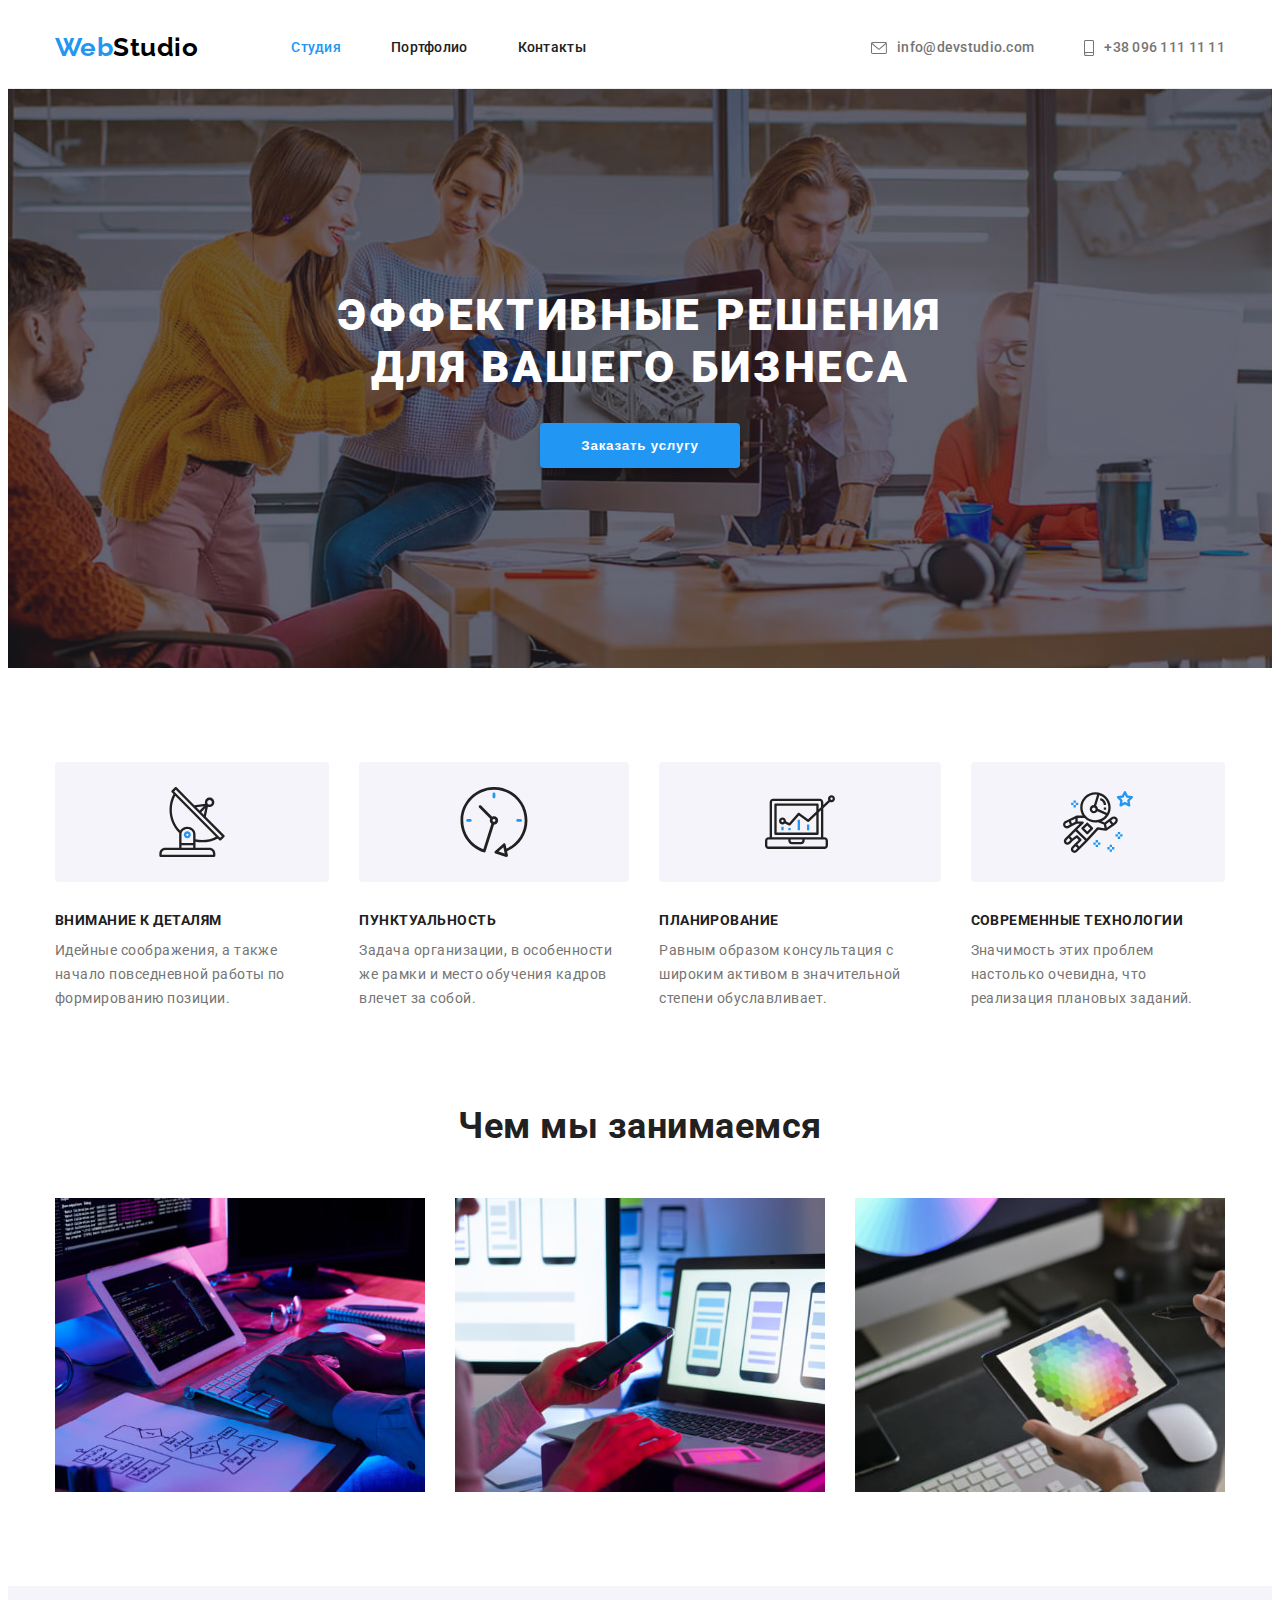
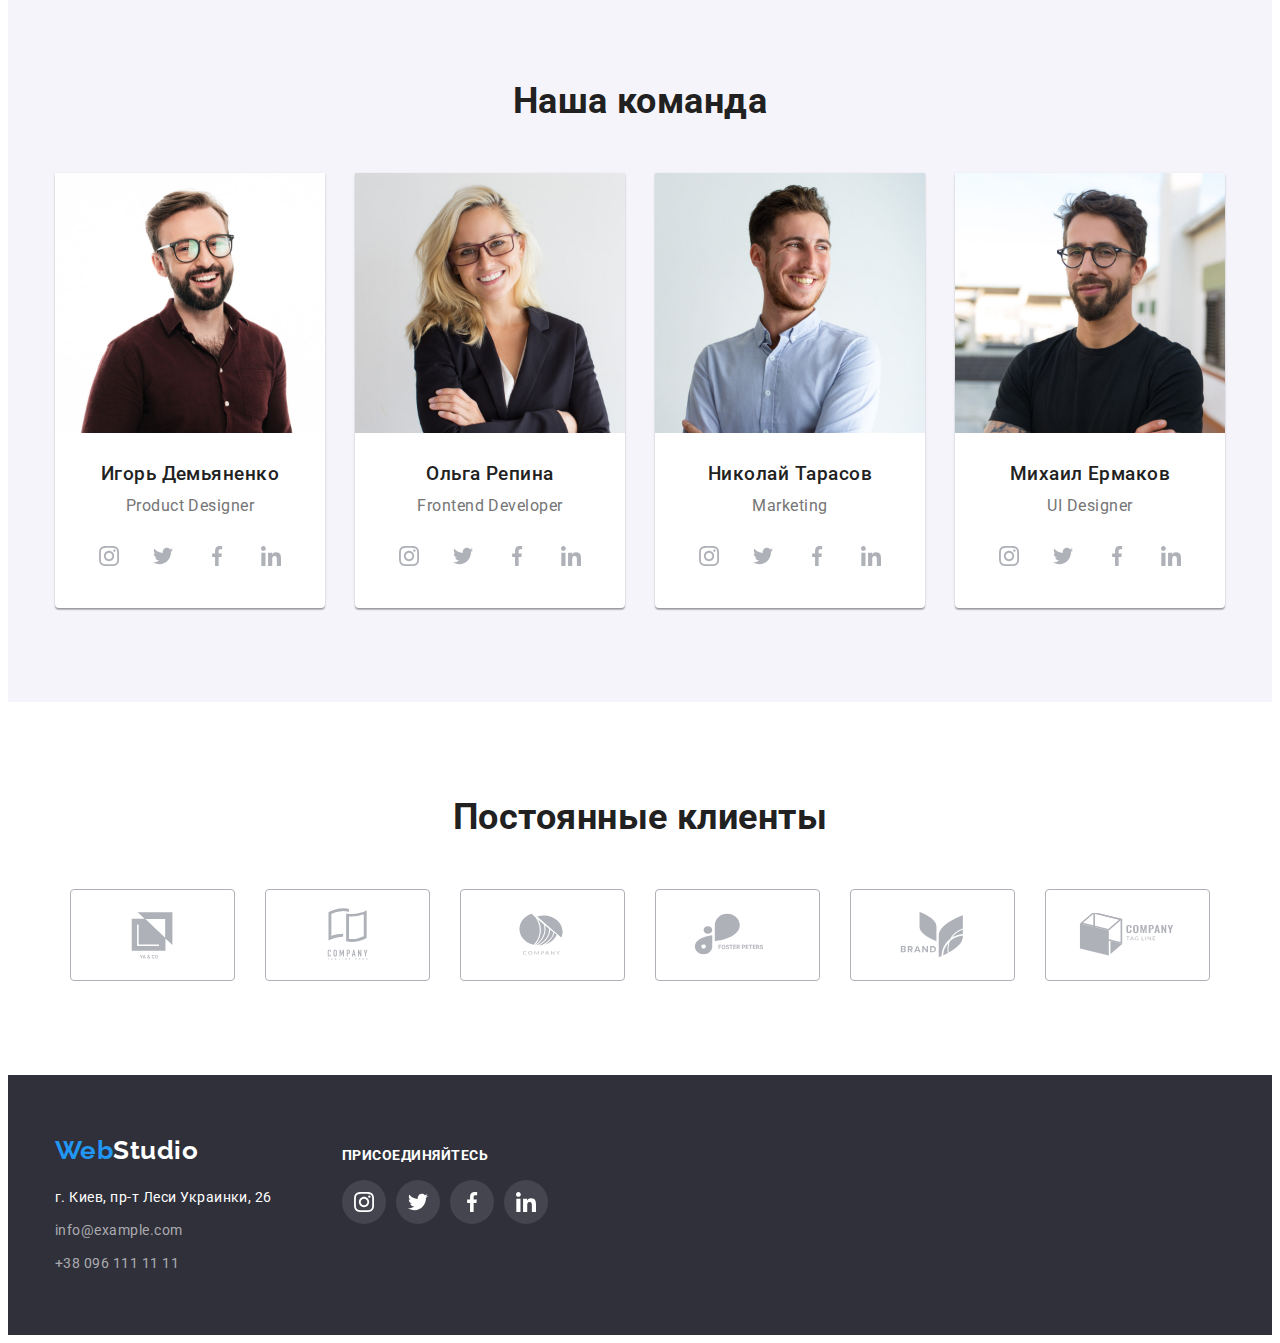
<file: index.html>
<!DOCTYPE html>
<html lang="ru">
  <head>
    <meta charset="UTF-8" />
    <meta http-equiv="X-UA-Compatible" content="IE=edge" />
    <meta name="viewport" content="width=device-width, initial-scale=1.0" />
    <title>WebStudio</title>
    <link
      rel="stylesheet"
      href="https://cdnjs.cloudflare.com/ajax/libs/modern-normalize/1.1.0/modern-normalize.min.css"
      integrity="sha512-wpPYUAdjBVSE4KJnH1VR1HeZfpl1ub8YT/NKx4PuQ5NmX2tKuGu6U/JRp5y+Y8XG2tV+wKQpNHVUX03MfMFn9Q=="
      crossorigin="anonymous"
      referrerpolicy="no-referrer"
    />
    <link rel="stylesheet" href="./css/styles.css" />
    <link rel="preconnect" href="https://fonts.googleapis.com" />
    <link rel="preconnect" href="https://fonts.gstatic.com" crossorigin />
    <link
      href="https://fonts.googleapis.com/css2?family=Raleway:wght@700&family=Roboto:wght@400;500;700;900&display=swap"
      rel="stylesheet"
    />
  </head>

  <body>
    <!-- Шапка сайту -->
    <header class="header">
      <div class="container main">
        <a lang="en" class="logo" href="./index.html"><span class="accent">Web</span>Studio</a>
        <nav>
          <ul class="site-nav">
            <li class="item"><a class="link corrent" href="./index.html">Студия</a></li>
            <li class="item"><a class="link" href="./portfolio.html">Портфолио</a></li>
            <li class="item"><a class="link" href="/">Контакты</a></li>
          </ul>
        </nav>
        <ul class="adr-nav">
          <li class="item">
            <a class="e-mail" href="mailto:info@devstudio.com">
              <svg class="symbol" height="12px" width="16px">
                <use href="./images/icon.svg/symbol-defs.svg#envelope"></use>
              </svg>
              info@devstudio.com
            </a>
          </li>
          <li class="item">
            <a class="tel" href="tel:+380961111111">
              <svg class="symbol" height="16px" width="10px">
                <use href="./images/icon.svg/symbol-defs.svg#smartphone"></use>
              </svg>
              +38 096 111 11 11
            </a>
          </li>
        </ul>
      </div>
    </header>

    <!-- Герой -->
    <main>
      <section class="section hero">
        <div class="container flex">
          <h1 class="hero-title">Эффективные решения для вашего бизнеса</h1>
          <button type="button" class="hero-btn">Заказать услугу</button>
        </div>
      </section>

      <!-- Особливості -->
      <section class="section">
        <div class="container">
          <h2 class="features-title">Особенности</h2>
          <ul class="features">
            <li class="item">
              <div class="trumb">
                <svg width="70px" height="70px">
                  <use href="./images/icon.svg/symbol-defs.svg#antenna"></use>
                </svg>
              </div>
              <h3 class="subtitle">Внимание к деталям</h3>
              <p class="text">
                Идейные соображения, а также начало повседневной работы по формированию позиции.
              </p>
            </li>

            <li class="item">
              <div class="trumb">
                <svg width="70px" height="70px">
                  <use href="./images/icon.svg/symbol-defs.svg#clock"></use>
                </svg>
              </div>
              <h3 class="subtitle">Пунктуальность</h3>
              <p class="text">
                Задача организации, в особенности же рамки и место обучения кадров влечет за собой.
              </p>
            </li>
            <li class="item">
              <div class="trumb">
                <svg width="70px" height="70px">
                  <use href="./images/icon.svg/symbol-defs.svg#diagram"></use>
                </svg>
              </div>
              <h3 class="subtitle">Планирование</h3>
              <p class="text">
                Равным образом консультация с широким активом в значительной степени обуславливает.
              </p>
            </li>
            <li class="item">
              <div class="trumb">
                <svg width="70px" height="70px">
                  <use href="./images/icon.svg/symbol-defs.svg#astronaut"></use>
                </svg>
              </div>
              <h3 class="subtitle">Современные технологии</h3>
              <p class="text">
                Значимость этих проблем настолько очевидна, что реализация плановых заданий.
              </p>
            </li>
          </ul>
        </div>
      </section>
      <!-- Приклади -->
      <section class="section gallery">
        <div class="container">
          <h2 class="title">Чем мы занимаемся</h2>
          <ul class="gallery-list">
            <li>
              <img class="gallery-img" src="./images/box1.jpg" alt="Програмирование" width="370" />
            </li>
            <li>
              <img
                class="gallery-img"
                src="./images/box2.jpg"
                alt="Создание мобильного приложения"
                width="370"
              />
            </li>
            <li>
              <img class="gallery-img" src="./images/box3.jpg" alt="Веб-дизайн" width="370" />
            </li>
          </ul>
        </div>
      </section>
      <!-- Команда -->
      <section class="section team">
        <div class="container">
          <h2 class="title">Наша команда</h2>
          <ul class="team-list">
            <li class="team-card">
              <img src="./images/team1.jpg" alt="Игорь Демьяненко" width="270" height="260" />
              <div class="team-desc">
                <h3 class="team-subtitle">Игорь Демьяненко</h3>
                <p lang="en" class="team-text">Product Designer</p>

                <ul class="list-social-item">
                  <li class="social-item">
                    <a class="social-link" href="">
                      <svg class="sprite-network" width="20px" height="20px">
                        <use href="./images/icon.svg/symbol-defs.svg#instagram"></use>
                      </svg>
                    </a>
                  </li>

                  <li class="social-item">
                    <a class="social-link" href="">
                      <svg class="sprite-network" width="20px" height="20px">
                        <use href="./images/icon.svg/symbol-defs.svg#twitter"></use>
                      </svg>
                    </a>
                  </li>
                  <li class="social-item">
                    <a class="social-link" href="">
                      <svg class="sprite-network" width="20px" height="20px">
                        <use href="./images/icon.svg/symbol-defs.svg#facebook"></use>
                      </svg>
                    </a>
                  </li>
                  <li class="social-item">
                    <a class="social-link" href="">
                      <svg class="sprite-network" width="20px" height="20px">
                        <use href="./images/icon.svg/symbol-defs.svg#linkedin"></use>
                      </svg>
                    </a>
                  </li>
                </ul>
              </div>
            </li>

            <li class="team-card">
              <img src="./images/team2.jpg" alt="Ольга Репина" width="270" height="260" />
              <div class="team-desc">
                <h3 class="team-subtitle">Ольга Репина</h3>
                <p lang="en" class="team-text">Frontend Developer</p>

                <ul class="list-social-item">
                  <li class="social-item">
                    <a class="social-link" href="">
                      <svg class="sprite-network" width="20px" height="20px">
                        <use href="./images/icon.svg/symbol-defs.svg#instagram"></use>
                      </svg>
                    </a>
                  </li>

                  <li class="social-item">
                    <a class="social-link" href="">
                      <svg class="sprite-network" width="20px" height="20px">
                        <use href="./images/icon.svg/symbol-defs.svg#twitter"></use>
                      </svg>
                    </a>
                  </li>
                  <li class="social-item">
                    <a class="social-link" href="">
                      <svg class="sprite-network" width="20px" height="20px">
                        <use href="./images/icon.svg/symbol-defs.svg#facebook"></use>
                      </svg>
                    </a>
                  </li>
                  <li class="social-item">
                    <a class="social-link" href="">
                      <svg class="sprite-network" width="20px" height="20px">
                        <use href="./images/icon.svg/symbol-defs.svg#linkedin"></use>
                      </svg>
                    </a>
                  </li>
                </ul>
              </div>
            </li>

            <li class="team-card">
              <img src="./images/team3.jpg" alt="Николай Тарасов" width="270" height="260" />
              <div class="team-desc">
                <h3 class="team-subtitle">Николай Тарасов</h3>
                <p lang="en" class="team-text">Marketing</p>

                <ul class="list-social-item">
                  <li class="social-item">
                    <a class="social-link" href="">
                      <svg class="sprite-network" width="20px" height="20px">
                        <use href="./images/icon.svg/symbol-defs.svg#instagram"></use>
                      </svg>
                    </a>
                  </li>

                  <li class="social-item">
                    <a class="social-link" href="">
                      <svg class="sprite-network" width="20px" height="20px">
                        <use href="./images/icon.svg/symbol-defs.svg#twitter"></use>
                      </svg>
                    </a>
                  </li>
                  <li class="social-item">
                    <a class="social-link" href="">
                      <svg class="sprite-network" width="20px" height="20px">
                        <use href="./images/icon.svg/symbol-defs.svg#facebook"></use>
                      </svg>
                    </a>
                  </li>
                  <li class="social-item">
                    <a class="social-link" href="">
                      <svg class="sprite-network" width="20px" height="20px">
                        <use href="./images/icon.svg/symbol-defs.svg#linkedin"></use>
                      </svg>
                    </a>
                  </li>
                </ul>
              </div>
            </li>

            <li class="team-card">
              <img src="./images/team4.jpg" alt="Михаил Ермаков" width="270" height="260" />
              <div class="team-desc">
                <h3 class="team-subtitle">Михаил Ермаков</h3>
                <p lang="en" class="team-text">UI Designer</p>

                <ul class="list-social-item">
                  <li class="social-item">
                    <a class="social-link" href="">
                      <svg class="sprite-network" width="20px" height="20px">
                        <use href="./images/icon.svg/symbol-defs.svg#instagram"></use>
                      </svg>
                    </a>
                  </li>

                  <li class="social-item">
                    <a class="social-link" href="">
                      <svg class="sprite-network" width="20px" height="20px">
                        <use href="./images/icon.svg/symbol-defs.svg#twitter"></use>
                      </svg>
                    </a>
                  </li>
                  <li class="social-item">
                    <a class="social-link" href="">
                      <svg class="sprite-network" width="20px" height="20px">
                        <use href="./images/icon.svg/symbol-defs.svg#facebook"></use>
                      </svg>
                    </a>
                  </li>
                  <li class="social-item">
                    <a class="social-link" href="">
                      <svg class="sprite-network" width="20px" height="20px">
                        <use href="./images/icon.svg/symbol-defs.svg#linkedin"></use>
                      </svg>
                    </a>
                  </li>
                </ul>
              </div>
            </li>
          </ul>
        </div>
      </section>
      <section class="section">
        <h2 class="title">Постоянные клиенты</h2>
        <div class="container">
          <ul class="clients-list">
            <li class="client-item">
              <a class="client-item-link" href="" rel="noopener nofollow noreferrer">
                <svg class="client" width="106px" height="60px">
                  <use href="./images/icon.svg/symbol-defs.svg#client1"></use>
                </svg>
              </a>
            </li>
            <li class="client-item">
              <a class="client-item-link" href="" rel="noopener nofollow noreferrer">
                <svg class="client" width="106px" height="60px">
                  <use href="./images/icon.svg/symbol-defs.svg#client2"></use>
                </svg>
              </a>
            </li>
            <li class="client-item">
              <a class="client-item-link" href="" rel="noopener nofollow noreferrer">
                <svg class="client" width="106px" height="60px">
                  <use href="./images/icon.svg/symbol-defs.svg#client3"></use>
                </svg>
              </a>
            </li>
            <li class="client-item">
              <a class="client-item-link" href="" rel="noopener nofollow noreferrer">
                <svg class="client" width="106px" height="60px">
                  <use href="./images/icon.svg/symbol-defs.svg#client4"></use>
                </svg>
              </a>
            </li>
            <li class="client-item">
              <a class="client-item-link" href="" rel="noopener nofollow noreferrer">
                <svg class="client" width="106px" height="60px">
                  <use href="./images/icon.svg/symbol-defs.svg#client5"></use>
                </svg>
              </a>
            </li>
            <li class="client-item">
              <a class="client-item-link" href="" rel="noopener nofollow noreferrer">
                <svg class="client" width="106px" height="60px">
                  <use href="./images/icon.svg/symbol-defs.svg#client6"></use>
                </svg>
              </a>
            </li>
          </ul>
        </div>
      </section>
    </main>
    <!-- Футер -->
    <footer class="footer">
      <div class="container">
        <div>
          <a lang="en" class="logo" href="./index.html"><span class="accent">Web</span>Studio</a>
          <address>
            <ul class="footer-adr">
              <li>г. Киев, пр-т Леси Украинки, 26</li>
              <li><a href="mailto:info@devstudio.com">info@example.com</a></li>
              <li><a href="tel:+380961111111">+38 096 111 11 11</a></li>
            </ul>
          </address>
        </div>

        <div class="footer-network">
          <h2 class="address subtitle">присоединяйтесь</h2>
          <ul class="list-social-item">
            <li class="social-item">
              <a class="social-link" href="">
                <svg class="sprite-network" width="20px" height="20px">
                  <use href="./images/icon.svg/symbol-defs.svg#instagram"></use>
                </svg>
              </a>
            </li>

            <li class="social-item">
              <a class="social-link" href="">
                <svg class="sprite-network" width="20px" height="20px">
                  <use href="./images/icon.svg/symbol-defs.svg#twitter"></use>
                </svg>
              </a>
            </li>
            <li class="social-item">
              <a class="social-link" href="">
                <svg class="sprite-network" width="20px" height="20px">
                  <use href="./images/icon.svg/symbol-defs.svg#facebook"></use>
                </svg>
              </a>
            </li>
            <li class="social-item">
              <a class="social-link" href="">
                <svg class="sprite-network" width="20px" height="20px">
                  <use href="./images/icon.svg/symbol-defs.svg#linkedin"></use>
                </svg>
              </a>
            </li>
          </ul>
        </div>
      </div>
    </footer>
  </body>
</html>
</file>
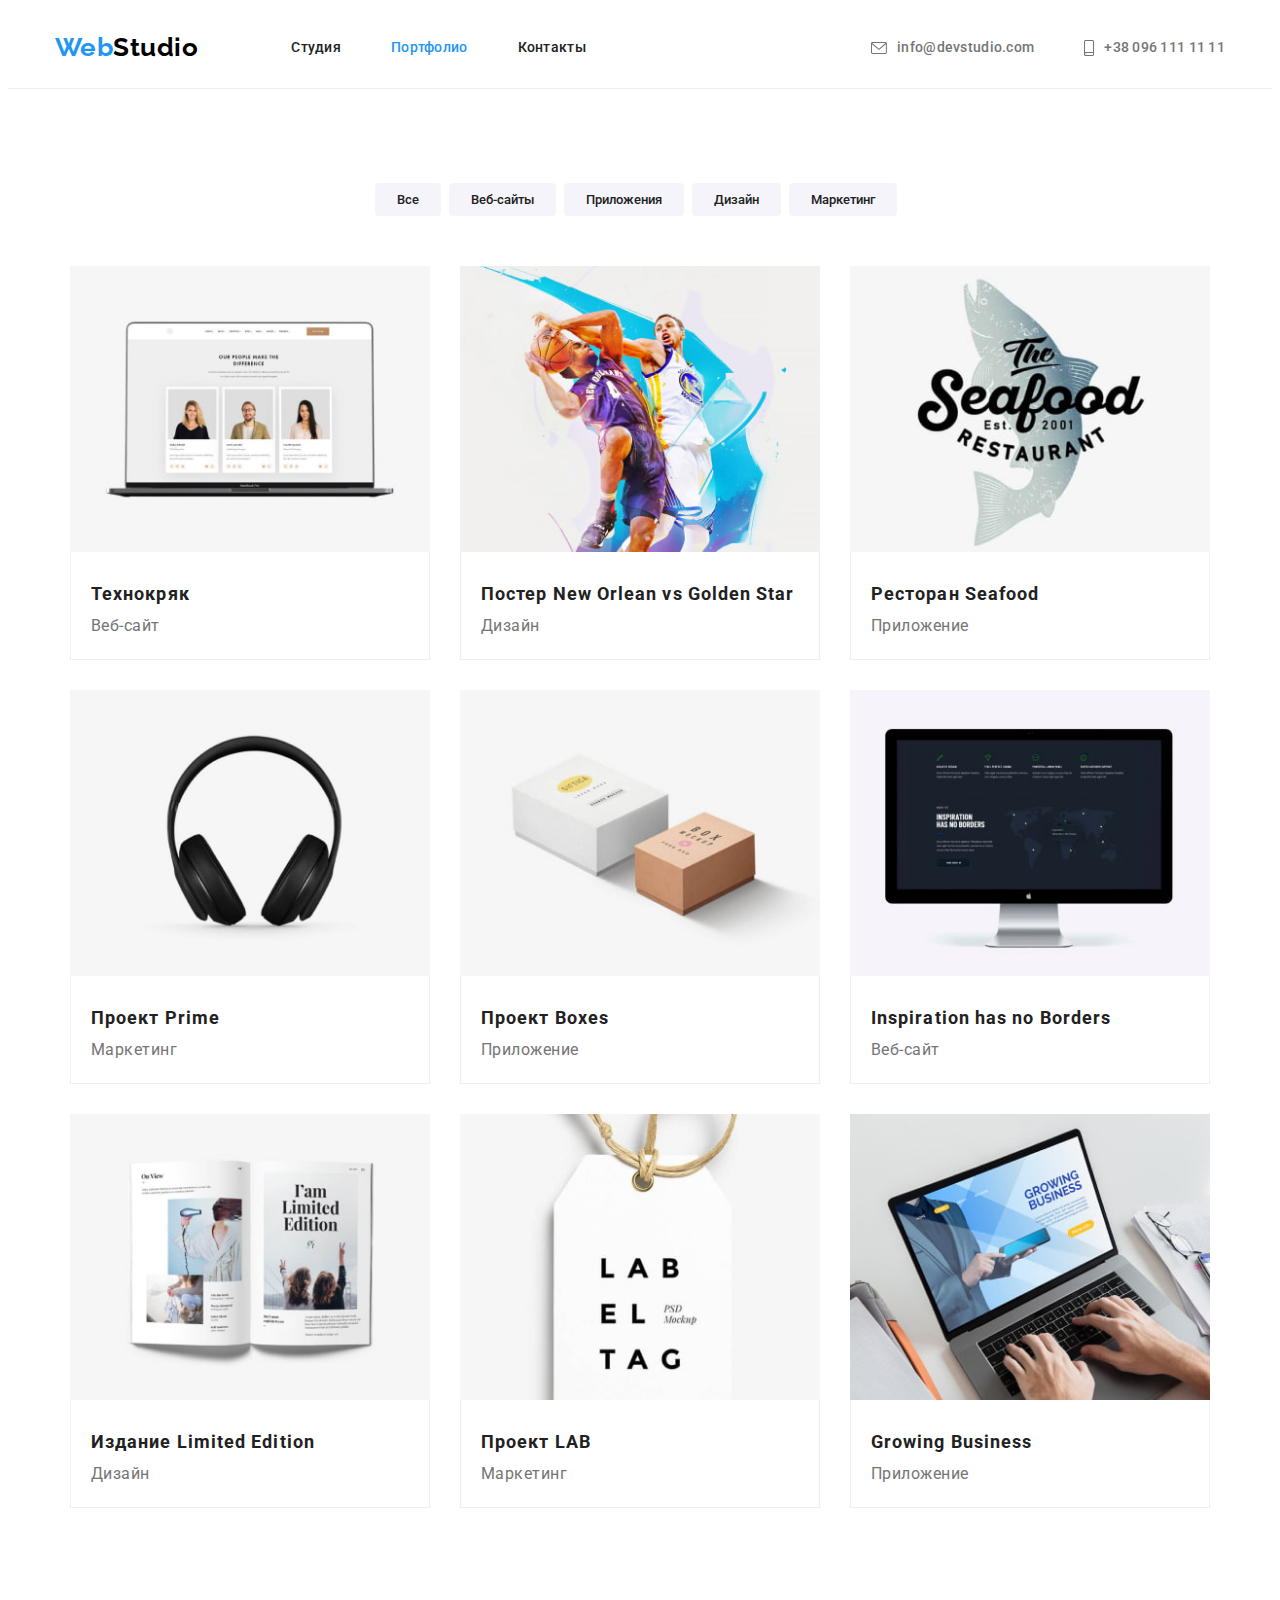
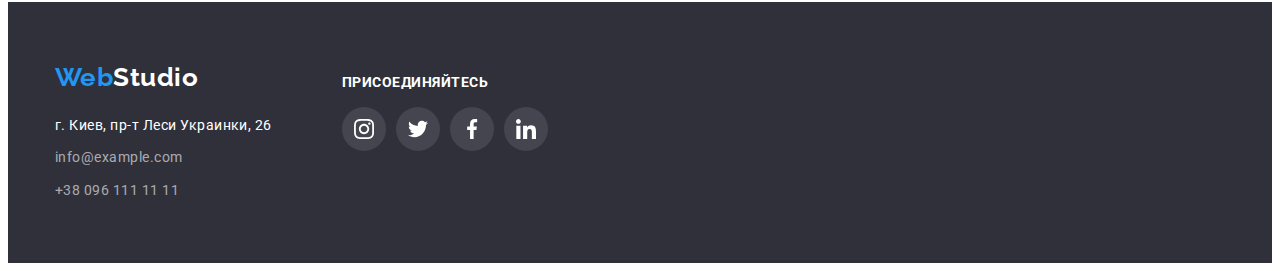
<file: portfolio.html>
<!DOCTYPE html>
<html lang="ru">
  <head>
    <meta charset="UTF-8" />
    <meta http-equiv="X-UA-Compatible" content="IE=edge" />
    <meta name="viewport" content="width=device-width, initial-scale=1.0" />
    <title>WebStudio</title>
    <link
      rel="stylesheet"
      href="https://cdnjs.cloudflare.com/ajax/libs/modern-normalize/1.1.0/modern-normalize.min.css"
      integrity="sha512-wpPYUAdjBVSE4KJnH1VR1HeZfpl1ub8YT/NKx4PuQ5NmX2tKuGu6U/JRp5y+Y8XG2tV+wKQpNHVUX03MfMFn9Q=="
      crossorigin="anonymous"
      referrerpolicy="no-referrer"
    />
    <link rel="stylesheet" href="./css/styles.css" />
    <link rel="preconnect" href="https://fonts.googleapis.com" />
    <link rel="preconnect" href="https://fonts.gstatic.com" crossorigin />
    <link
      href="https://fonts.googleapis.com/css2?family=Raleway:wght@700&family=Roboto:wght@400;500;700;900&display=swap"
      rel="stylesheet"
    />
  </head>
  <body>
    <!-- Шапка сайту -->
    <header class="header">
      <div class="container main">
        <a lang="en" class="logo" href="./index.html"><span class="accent">Web</span>Studio</a>
        <nav>
          <ul class="site-nav">
            <li class="item"><a class="link" href="./index.html">Студия</a></li>
            <li class="item"><a class="link corrent" href="./portfolio.html">Портфолио</a></li>
            <li class="item"><a class="link" href="/">Контакты</a></li>
          </ul>
        </nav>
        <ul class="adr-nav">
          <li class="item">
            <a class="e-mail" href="mailto:info@devstudio.com">
              <svg class="symbol" height="12px" width="16px">
                <use href="./images/icon.svg/symbol-defs.svg#envelope"></use>
              </svg>
              info@devstudio.com
            </a>
          </li>
          <li class="item">
            <a class="tel" href="tel:+380961111111">
              <svg class="symbol" height="16px" width="10px">
                <use href="./images/icon.svg/symbol-defs.svg#smartphone"></use>
              </svg>
              +38 096 111 11 11
            </a>
          </li>
        </ul>
      </div>
    </header>
    <!-- Портфоліо -->
    <main>
      <section class="section">
        <div class="container">
          <!--Фільтри -->
          <ul class="filters">
            <li><button type="button" class="filters-btn">Все</button></li>
            <li><button type="button" class="filters-btn">Веб-сайты</button></li>
            <li><button type="button" class="filters-btn">Приложения</button></li>
            <li><button type="button" class="filters-btn">Дизайн</button></li>
            <li><button type="button" class="filters-btn">Маркетинг</button></li>
          </ul>

          <!-- Макети робіт -->

          <h1 class="portfolio-title">Портфолио</h1>
          <ul class="portfolio">
            <li class="element">
              <a class="link-work">
                <img src="./images/site.jpg" alt="Технокряк" />
                <div class="work">
                  <h2 class="portfolio-subtitle">Технокряк</h2>
                  <p>Веб-сайт</p>
                </div>
              </a>
            </li>

            <li class="element">
              <a class="link-work">
                <img src="./images/poster.jpg" alt="Постер" />
                <div class="work">
                  <h2 lang="en" class="portfolio-subtitle">Постер New Orlean vs Golden Star</h2>
                  <p>Дизайн</p>
                </div>
              </a>
            </li>

            <li class="element">
              <a class="link-work">
                <img src="./images/seafood.jpg" alt="Ресторан" />
                <div class="work">
                  <h2 lang="en" class="portfolio-subtitle">Ресторан Seafood</h2>
                  <p>Приложение</p>
                </div></a
              >
            </li>

            <li class="element">
              <a class="link-work">
                <img src="./images/prime.jpg" alt="Наушники" />
                <div class="work">
                  <h2 lang="en" class="portfolio-subtitle">Проект Prime</h2>
                  <p>Маркетинг</p>
                </div>
              </a>
            </li>

            <li class="element">
              <a class="link-work">
                <img src="./images/boxes.jpg" alt="Коробки" />
                <div class="work">
                  <h2 lang="en" class="portfolio-subtitle">Проект Boxes</h2>
                  <p>Приложение</p>
                </div>
              </a>
            </li>

            <li class="element">
              <a class="link-work">
                <img src="./images/notebook.jpg" alt="Ноутбук" />
                <div class="work">
                  <h2 lang="en" class="portfolio-subtitle">Inspiration has no Borders</h2>
                  <p>Веб-сайт</p>
                </div>
              </a>
            </li>

            <li class="element">
              <a class="link-work">
                <img src="./images/book.jpg" alt="Книга" />
                <div class="work">
                  <h2 lang="en" class="portfolio-subtitle">Издание Limited Edition</h2>
                  <p>Дизайн</p>
                </div>
              </a>
            </li>

            <li class="element">
              <a class="link-work">
                <img src="./images/lab.jpg" alt="Проект" />
                <div class="work">
                  <h2 lang="en" class="portfolio-subtitle">Проект LAB</h2>
                  <p>Маркетинг</p>
                </div>
              </a>
            </li>

            <li class="element">
              <a class="link-work">
                <img src="./images/business.jpg" alt="Приложение" />
                <div class="work">
                  <h2 lang="en" class="portfolio-subtitle">Growing Business</h2>
                  <p>Приложение</p>
                </div>
              </a>
            </li>
          </ul>
        </div>
      </section>
    </main>

    <!-- Футер -->
    <footer class="footer">
      <div class="container">
        <div>
          <a lang="en" class="logo" href="./index.html"><span class="accent">Web</span>Studio</a>
          <address>
            <ul class="footer-adr">
              <li>г. Киев, пр-т Леси Украинки, 26</li>
              <li><a href="mailto:info@devstudio.com">info@example.com</a></li>
              <li><a href="tel:+380961111111">+38 096 111 11 11</a></li>
            </ul>
          </address>
        </div>

        <div class="footer-network">
          <h2 class="address subtitle">присоединяйтесь</h2>
          <ul class="list-social-item">
            <li class="social-item">
              <a class="social-link" href="">
                <svg class="sprite-network" width="20px" height="20px">
                  <use href="./images/icon.svg/symbol-defs.svg#instagram"></use>
                </svg>
              </a>
            </li>

            <li class="social-item">
              <a class="social-link" href="">
                <svg class="sprite-network" width="20px" height="20px">
                  <use href="./images/icon.svg/symbol-defs.svg#twitter"></use>
                </svg>
              </a>
            </li>
            <li class="social-item">
              <a class="social-link" href="">
                <svg class="sprite-network" width="20px" height="20px">
                  <use href="./images/icon.svg/symbol-defs.svg#facebook"></use>
                </svg>
              </a>
            </li>
            <li class="social-item">
              <a class="social-link" href="">
                <svg class="sprite-network" width="20px" height="20px">
                  <use href="./images/icon.svg/symbol-defs.svg#linkedin"></use>
                </svg>
              </a>
            </li>
          </ul>
        </div>
      </div>
    </footer>
  </body>
</html>
</file>
<file: css/styles.css>
/* головний колір #757575 */
/* другий колір #212121 */
/* білий #ffffff */
/* ефект #2196F3 */
/* чорний #000000 */

p,
h1,
h2,
h3,
h4,
h5,
h6 {
  margin: 0;
}

ul {
  margin: 0;
  padding-left: 0;
}

:root {
  --primary-text-color: #757575;
  --title-color: #212121;
  --accent-color: #2196f3;
  --white-color: #ffffff;
  --btn-background-color: #f5f4fa;
  --typical-margin: 30px;
  --svg-color: #afb1b8;
}

* {
  box-sizing: border-box;
}

body {
  background-color: var(--white-color);
  color: var(--primary-text-color);
  font-family: 'Roboto', sans-serif;
  font-size: 16px;
  letter-spacing: 0.03em;
}
.container {
  width: 1200px;
  padding-left: 15px;
  padding-right: 15px;
  margin: 0 auto;
}

.section {
  padding-bottom: 94px;
  padding-top: 94px;
}

img {
  display: block;
  max-width: 100%;
}

.header {
  background: #ffffff;
  border-bottom: 1px solid #ececec;
}

/*------------------------ Шапка сайту-------------------------- */

.main {
  display: flex;
  align-items: center;
}

.logo {
  color: #000;

  font-family: 'Raleway', sans-serif;
  text-decoration: none;
  font-size: 26px;
  line-height: 1.2;
  font-weight: 700;

  margin-right: 93px;
}

.accent {
  color: var(--accent-color);
}

/* --------------- Навігація в шапці-----------*/

ul {
  list-style: none;
}

.site-nav {
  display: flex;
}

.site-nav .item:not(:last-child) {
  margin-right: 50px;
}

.site-nav .link {
  color: var(--title-color);

  text-decoration: none;
  font-weight: 500;
  font-size: 14px;
  line-height: 1.1;
  letter-spacing: 0.02em;

  display: block;
  padding-top: 32px;
  padding-bottom: 32px;
}

.site-nav .corrent {
  color: var(--accent-color);
}

.site-nav .link:hover,
.site-nav .link:focus {
  color: var(--accent-color);
}

.adr-nav .item:not(:last-child) {
  margin-right: 50px;
}

.adr-nav {
  display: flex;
  align-items: center;
  color: var(--title-color);
  margin-left: auto;
}

.e-mail,
.tel {
  text-decoration: none;
  color: var(--primary-text-color);

  font-weight: 500;
  font-size: 14px;
  line-height: 1.1;
  letter-spacing: 0.02em;

  padding-top: 32px;
  padding-bottom: 32px;

  display: flex;
  align-items: center;
  justify-content: center;
}

.symbol {
  margin-right: 10px;
  fill: currentColor;
}

.e-mail:hover,
.e-mail:focus,
.tel:focus,
.tel:hover {
  color: var(--accent-color);
}

/*---------------- Герой-------------------- */

.hero {
  background-color: #2f303a;
  text-align: center;
  padding: 200px 0;
  max-width: 1600px;
  margin-right: auto;
  margin-left: auto;
  background-position: center;
  background-size: cover;
  background-image: linear-gradient(rgba(47, 48, 58, 0.4), rgba(47, 48, 58, 0.4)),
    url('../images/Img_hero.jpg');
}

.flex {
  display: flex;
  align-items: center;
  flex-direction: column;
}

.hero-title {
  color: var(--white-color);

  letter-spacing: 0.06em;
  text-transform: uppercase;
  font-weight: 900;
  font-size: 44px;
  max-width: 696px;
}

.hero-btn {
  color: #fff;
  background-color: var(--accent-color);

  cursor: pointer;
  font-weight: 700;
  line-height: 1.9;
  letter-spacing: 0.06em;
  border-radius: 4px;
  box-shadow: 0px 4px 4px #00000026;

  min-width: 200px;
  text-align: center;
  border: none;

  margin-top: var(--typical-margin);
  padding: 10px 32px;
}
.hero-btn:hover,
.hero-btn:focus {
  background: #188ce8;
  box-shadow: 0px 4px 4px rgba(0, 0, 0, 0.15);
  border-radius: 4px;
}

.portfolio-title,
.features-title {
  position: absolute;
  width: 1px;
  height: 1px;
  margin: -1px;
  border: 0;
  padding: 0;
  white-space: nowrap;
  clip-path: inset(100%);
  clip: rect(0 0 0 0);
  overflow: hidden;
}
/* -------------- Особливості-------------- */
.features {
  display: flex;
}

.features .item {
  width: calc(100% / 4- var(--typical-margin));
  margin-right: var(--typical-margin);
}

.trumb {
  display: flex;
  justify-content: center;
  align-items: center;
  height: 120px;
  background-color: var(--btn-background-color);
  border-radius: 4px;
  margin-bottom: var(--typical-margin);
  background-position: center;
  background-repeat: no-repeat;
}

.features .item:last-child {
  margin-right: 0;
}

.subtitle {
  font-weight: 700;
  font-size: 14px;
  line-height: 1.2;
  text-transform: uppercase;

  color: var(--title-color);

  margin-bottom: 10px;
}

.text {
  font-size: 14px;
  line-height: 1.7;
}

.gallery {
  padding-top: 0;
}

.gallery-list {
  display: flex;
}

.gallery-list li {
  width: calc(100% / 3- var(--typical-margin));
  margin-right: var(--typical-margin);
}
.gallery-list li:last-child {
  margin-right: 0;
}

.title {
  font-weight: 700;
  font-size: 36px;
  line-height: 1.2;
  text-align: center;

  color: var(--title-color);

  margin-bottom: 50px;
}
/* -----------Команда------------ */
.team {
  background-color: var(--btn-background-color);
}

.team-list {
  display: flex;
}

.team-card {
  box-shadow: 0px 1px 3px #0000001f, 0px 1px 1px #00000024, 0px 2px 1px #00000033;
  border-radius: 0px 0px 4px 4px;
  background-color: var(--white-color);

  width: calc(100% / 4- var(--typical-margin));
  margin-right: var(--typical-margin);
}

.team-card:last-child {
  margin-right: 0;
}

.team-desc {
  padding-top: 30px;
  padding-bottom: 30px;
  text-align: center;
}

.team-subtitle {
  font-weight: 500;
  line-height: 1.2;
  color: var(--title-color);
  margin-bottom: 10px;
  font-style: 16px;
}

.team-text {
  line-height: 1.4;
}

.list-social-item {
  display: flex;
  justify-content: center;
  align-items: center;
  margin-top: 16px;
}

.social-item {
  display: flex;
  justify-content: center;
  align-items: center;

  background-color: var(--white-color);
  border-radius: 50%;
  margin-right: 10px;
}

.social-item:last-child {
  margin-right: 0;
}

.social-link {
  height: 44px;
  width: 44px;
  display: flex;
  align-items: center;
  justify-content: center;
}
.sprite-network {
  fill: var(--svg-color);
}

.social-link:hover,
.social-link:focus {
  background-color: var(--accent-color);
  border-radius: 50%;
}

.social-link:hover .sprite-network,
.social-link:focus .sprite-network {
  fill: var(--white-color);
}

/* -------------Клієнти--------------- */
.clients-list {
  display: flex;
  align-items: center;
  justify-content: center;
}

.client-item {
  margin-right: var(--typical-margin);
  width: calc(100% / 6 - 30px);
}

.client-item:last-child {
  margin-right: 0;
}

.client {
  fill: var(--svg-color);
}

.client-item-link {
  display: flex;
  align-items: center;
  justify-content: center;
  width: 100%;
  border-radius: 4px;
  border: 1px solid var(--svg-color);
  height: 92px;
}

.client-item-link:hover,
.client-item-link:focus {
  border-radius: 4px;
  border: 1px solid var(--accent-color);
}

.client-item-link:hover .client,
.client-item-link:focus .client {
  fill: var(--accent-color);
}

/*------------------ Футер------------------------- */
.footer {
  background-color: #2f303a;
  padding-top: 60px;
  padding-bottom: 60px;
}

.footer .logo {
  display: inline-block;
  margin-right: 0;
  margin-bottom: 20px;

  color: var(--white-color);
  font-family: 'Raleway', sans-serif;
}

address {
  font-style: normal;
}

.footer-adr {
  font-size: 14px;
  line-height: 1.7;
  color: var(--white-color);
}
.footer-adr a {
  color: rgba(255, 255, 255, 0.6);
  text-decoration: none;
}

.footer-adr a:focus,
.footer-adr a:hover {
  color: var(--accent-color);
}

.footer-adr > li {
  margin-bottom: 9px;
}

.footer-adr > li:last-child {
  margin-bottom: 0;
}

.address {
  color: var(--white-color);
  margin-bottom: 0;
}

.footer .container {
  display: flex;
}

.footer .social-item {
  background-color: #ffffff1a;
}

.footer .sprite-network {
  fill: var(--white-color);
}

.footer-network {
  display: inline-block;
  height: 80px;
  width: 206px;
  margin-left: 70px;
  padding-top: 0%;
  margin-top: 12px;
}

/* ----------Портфоліо-------------*/

.filters {
  display: flex;
  justify-content: center;
  margin-bottom: 50px;
}

.filters li {
  margin-right: 8px;
}

.filters-btn {
  background-color: var(--btn-background-color);
  color: var(--title-color);
  border-radius: 4px;

  font-weight: 500;
  line-height: 1.6;
  text-align: center;
  cursor: pointer;
  font-family: 'Roboto', sans-serif;

  border: none;
  padding: 6px 22px;
}

.filters-btn:focus,
.filters-btn:hover,
.filters-btn:active {
  color: var(--white-color);
  background-color: var(--accent-color);
  filter: drop-shadow(0px 2px 2px rgba(0, 0, 0, 0.25));
}

.portfolio {
  display: flex;
  flex-wrap: wrap;
  justify-content: center;
}

.element {
  width: calc(100% / 3 - 30px);
  margin-right: var(--typical-margin);
  margin-bottom: var(--typical-margin);
}

.element:nth-child(3n) {
  margin-right: 0;
}

.element:nth-last-child(-n + 3) {
  margin-bottom: 0;
}

.link-work:hover,
.link-work :focus {
  filter: drop-shadow(0px 4px 4px rgba(0, 0, 0, 0.25));
}

.work {
  padding: 24px 20px;
  background: var(--white-color);
  border: 1px solid #eeeeee;
  border-top: none;
}

.portfolio-subtitle {
  font-weight: 700;
  color: var(--title-color);
  font-size: 18px;
  line-height: 2;
  letter-spacing: 0.06em;
  margin-bottom: 4px;
}
li > p {
  line-height: 1.9;
}
</file>
